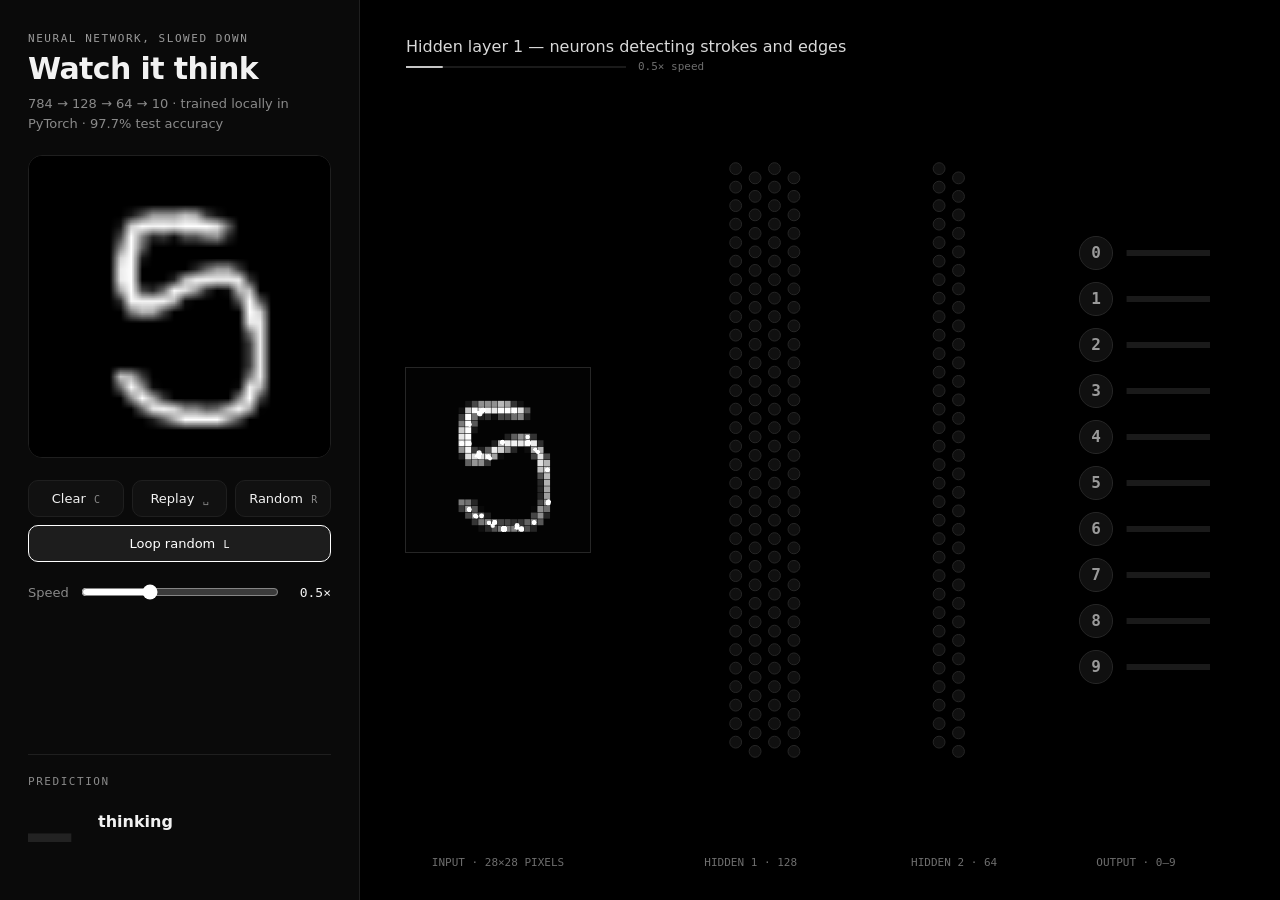
<file: web/index.html>
<!doctype html>
<html lang="en">
<head>
  <meta charset="utf-8">
  <meta name="viewport" content="width=device-width, initial-scale=1">
  <title>Neuron Replay</title>
  <link rel="icon" href="data:,">
  <link rel="stylesheet" href="style.css">
</head>
<body>
  <aside class="panel">
    <header>
      <p class="eyebrow">Neural network, slowed down</p>
      <h1>Watch it think</h1>
      <p class="meta">784 → 128 → 64 → 10 · trained locally in PyTorch · <span id="accuracy">–</span> test accuracy</p>
    </header>

    <div class="pad-wrap">
      <canvas id="pad" aria-label="Drawing pad"></canvas>
      <p class="pad-hint" id="pad-hint">Draw a digit 0–9</p>
    </div>

    <div class="controls">
      <button id="clear" title="Clear (C)">Clear <kbd>C</kbd></button>
      <button id="replay" title="Replay (Space)">Replay <kbd>␣</kbd></button>
      <button id="sample" title="Random test digit (R)">Random <kbd>R</kbd></button>
      <button id="loop" title="Loop random digits (L)" aria-pressed="false">Loop random <kbd>L</kbd></button>
    </div>

    <label class="speed">
      <span>Speed</span>
      <input id="speed" type="range" min="0" max="3" step="1" value="1">
      <output id="speed-label">0.5×</output>
    </label>

    <section class="result" id="result" aria-live="polite">
      <p class="result-label">Prediction</p>
      <div class="result-row">
        <span class="result-digit" id="result-digit">?</span>
        <div>
          <p class="result-conf" id="result-conf">waiting for a digit</p>
          <p class="result-note" id="result-note"></p>
        </div>
      </div>
    </section>
  </aside>

  <main class="stage">
    <canvas id="net" aria-label="Network visualization"></canvas>
    <div class="tooltip" id="tooltip" hidden>
      <p id="tooltip-title"></p>
      <canvas id="tooltip-canvas" width="28" height="28"></canvas>
      <p class="tooltip-legend"><span class="pos">■</span> wants ink · <span class="neg">■</span> wants empty</p>
    </div>
  </main>

  <script type="module" src="app.js"></script>
</body>
</html>
</file>
<file: web/style.css>
:root {
  --bg: #06080d;
  --panel: #0c1018;
  --line: #1a2130;
  --text: #e8edf5;
  --muted: #7d8799;
  --signal: #5ee0ff;
  --win: #ffb347;
  --font: ui-sans-serif, -apple-system, "SF Pro Display", "Inter", system-ui, sans-serif;
  --mono: ui-monospace, "SF Mono", "JetBrains Mono", Menlo, monospace;
}

* { box-sizing: border-box; margin: 0; }

html, body { height: 100%; }

body {
  background: var(--bg);
  color: var(--text);
  font-family: var(--font);
  display: grid;
  grid-template-columns: 360px 1fr;
  overflow: hidden;
}

.panel {
  background: var(--panel);
  border-right: 1px solid var(--line);
  padding: 32px 28px;
  display: flex;
  flex-direction: column;
  gap: 22px;
}

.eyebrow {
  font-family: var(--mono);
  font-size: 11px;
  letter-spacing: 0.14em;
  text-transform: uppercase;
  color: var(--signal);
}

h1 { font-size: 30px; font-weight: 650; letter-spacing: -0.02em; margin-top: 6px; }

.meta { color: var(--muted); font-size: 13px; line-height: 1.5; margin-top: 8px; }

.pad-wrap { position: relative; }

#pad {
  display: block;
  width: 100%;
  aspect-ratio: 1;
  background: #000;
  border: 1px solid var(--line);
  border-radius: 14px;
  cursor: crosshair;
  touch-action: none;
}

.pad-hint {
  position: absolute;
  inset: 0;
  display: grid;
  place-items: center;
  color: #3a4456;
  font-size: 15px;
  pointer-events: none;
  transition: opacity 0.2s;
}

.pad-hint.hidden { opacity: 0; }

.controls { display: grid; grid-template-columns: repeat(3, 1fr); gap: 8px; }

#loop { grid-column: 1 / -1; }

button {
  background: #121825;
  color: var(--text);
  border: 1px solid var(--line);
  border-radius: 10px;
  padding: 10px 0;
  font: 500 13px var(--font);
  cursor: pointer;
}

button:hover { border-color: #2c3850; background: #161e2d; }

button.active { border-color: var(--signal); color: var(--signal); background: rgba(94, 224, 255, 0.08); }
button.active kbd { color: var(--signal); }

kbd {
  font-family: var(--mono);
  font-size: 10px;
  color: var(--muted);
  margin-left: 4px;
}

.speed {
  display: grid;
  grid-template-columns: auto 1fr 40px;
  align-items: center;
  gap: 12px;
  font-size: 13px;
  color: var(--muted);
}

.speed input { accent-color: var(--signal); }

.speed output { font-family: var(--mono); color: var(--text); text-align: right; }

.result {
  margin-top: auto;
  border-top: 1px solid var(--line);
  padding-top: 20px;
}

.result-label {
  font-family: var(--mono);
  font-size: 11px;
  letter-spacing: 0.14em;
  text-transform: uppercase;
  color: var(--muted);
}

.result-row { display: flex; align-items: center; gap: 18px; margin-top: 8px; }

.result-digit {
  font-family: var(--mono);
  font-size: 72px;
  font-weight: 700;
  line-height: 1;
  color: #2a3345;
  min-width: 52px;
  transition: color 0.3s, text-shadow 0.3s;
}

.result-digit.live { color: var(--win); text-shadow: 0 0 28px rgba(255, 179, 71, 0.45); }

.result-conf { font-size: 16px; font-weight: 550; }

.result-note { font-size: 13px; color: var(--muted); margin-top: 4px; min-height: 18px; }

.stage { position: relative; min-width: 0; }

#net { display: block; width: 100%; height: 100%; }

.tooltip {
  position: absolute;
  background: rgba(12, 16, 24, 0.94);
  border: 1px solid var(--line);
  border-radius: 10px;
  padding: 10px;
  pointer-events: none;
  font-size: 12px;
}

.tooltip p:first-child { font-family: var(--mono); margin-bottom: 8px; }

#tooltip-canvas {
  display: block;
  width: 140px;
  height: 140px;
  image-rendering: pixelated;
  border-radius: 4px;
}

.tooltip-legend { color: var(--muted); margin-top: 8px; font-size: 11px; }
.tooltip-legend .pos { color: var(--win); }
.tooltip-legend .neg { color: #4a8cff; }

/* Mono theme */
:root[data-theme="mono"] {
  --bg: #000;
  --panel: #0a0a0a;
  --line: #1f1f1f;
  --text: #f2f2f2;
  --muted: #8a8a8a;
  --signal: #ffffff;
  --win: #ffb84d;
}
:root[data-theme="mono"] .eyebrow { color: #9a9a9a; }
:root[data-theme="mono"] button { background: #111; }
:root[data-theme="mono"] button:hover { border-color: #3a3a3a; background: #161616; }
:root[data-theme="mono"] button.active { background: rgba(255, 255, 255, 0.08); }
:root[data-theme="mono"] .pad-hint { color: #3a3a3a; }
:root[data-theme="mono"] .result-digit { color: #222; }
:root[data-theme="mono"] .result-digit.live { color: var(--win); text-shadow: 0 0 24px rgba(255, 184, 77, 0.45); }
:root[data-theme="mono"] .tooltip-legend .neg { color: #5a5a5a; }

/* Nebula theme */
:root[data-theme="nebula"] {
  --bg: #07060f;
  --panel: #0c0a18;
  --line: #1d1a33;
  --text: #ecebf7;
  --muted: #8a86ab;
  --signal: #3ce8dc;
  --win: #ffc850;
}
:root[data-theme="nebula"] .eyebrow { background: linear-gradient(90deg, #3ce8dc, #a46cff, #ff3d8f); -webkit-background-clip: text; background-clip: text; color: transparent; }
:root[data-theme="nebula"] button { background: #12102a; }
:root[data-theme="nebula"] button:hover { border-color: #3a3466; background: #171433; }
:root[data-theme="nebula"] button.active { background: rgba(60, 232, 220, 0.08); }
:root[data-theme="nebula"] .pad-hint { color: #3a3658; }
:root[data-theme="nebula"] .result-digit { color: #24203f; }
:root[data-theme="nebula"] .result-digit.live { color: var(--win); text-shadow: 0 0 28px rgba(255, 200, 80, 0.5); }
:root[data-theme="nebula"] .tooltip-legend .neg { color: #9660ff; }

/* Teal & orange theme */
:root[data-theme="teal-orange"] {
  --bg: #041315;
  --panel: #071a1d;
  --line: #12302f;
  --text: #eaf2f0;
  --muted: #7f9a99;
  --signal: #ff8a3d;
  --win: #ffd68c;
}
:root[data-theme="teal-orange"] button { background: #0b2326; }
:root[data-theme="teal-orange"] button:hover { border-color: #1f4a4a; background: #0e2a2d; }
:root[data-theme="teal-orange"] button.active { background: rgba(255, 138, 61, 0.1); }
:root[data-theme="teal-orange"] .pad-hint { color: #2f4f4e; }
:root[data-theme="teal-orange"] .tooltip-legend .neg { color: #26beb2; }
:root[data-theme="teal-orange"] .result-digit { color: #1d3b3d; }
:root[data-theme="teal-orange"] .result-digit.live { color: var(--win); text-shadow: 0 0 28px rgba(255, 170, 80, 0.5); }

@media (max-width: 900px) {
  body { grid-template-columns: 1fr; grid-template-rows: auto 70vh; overflow: auto; }
  .panel { border-right: 0; border-bottom: 1px solid var(--line); padding: 20px 16px; }
  .pad-wrap { max-width: 320px; }
}
</file>
